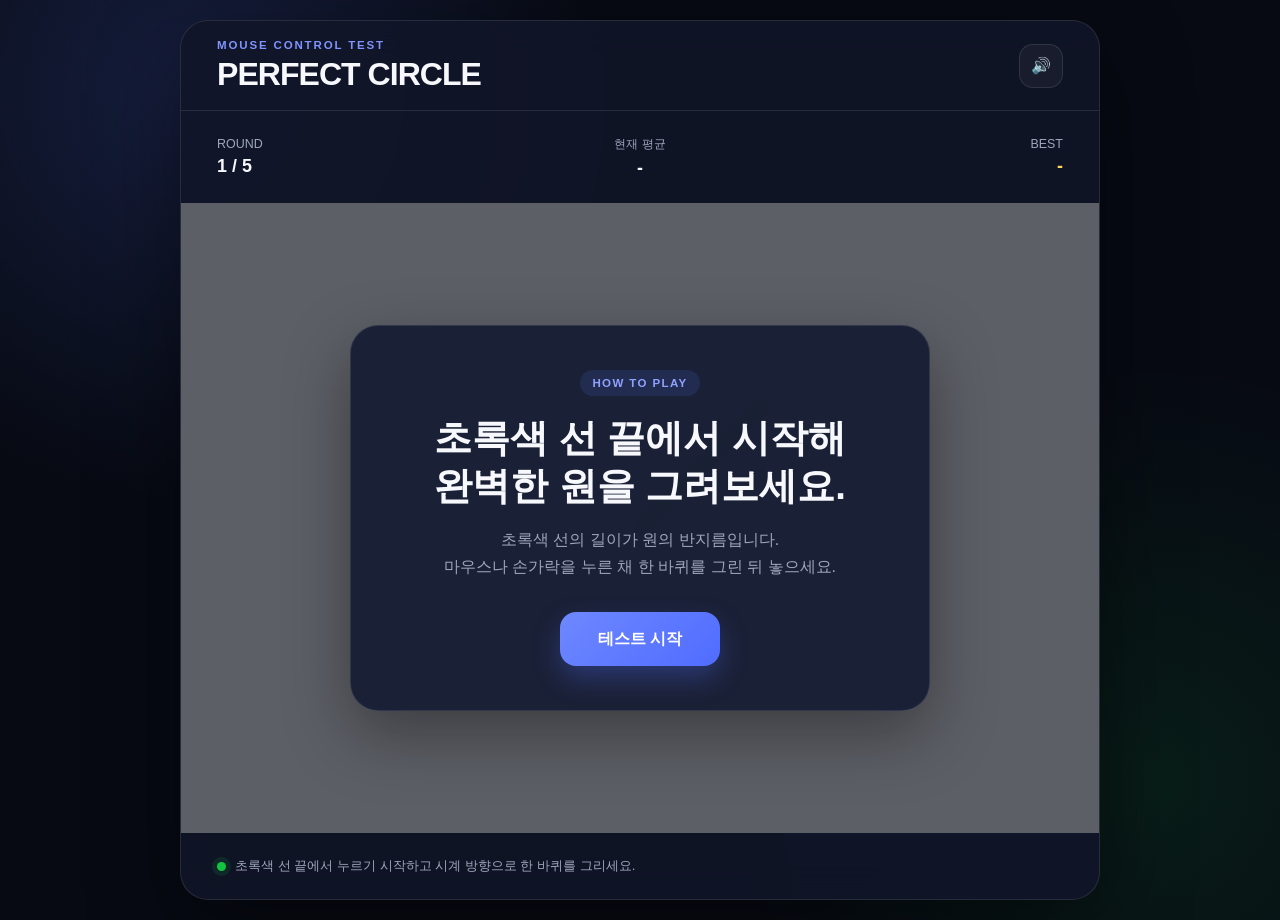
<file: drawcircle-game-html/draw-circle-html-game/index.html>
<!DOCTYPE html>
<html lang="ko">
<head>
  <meta charset="UTF-8">
  <meta name="viewport" content="width=device-width, initial-scale=1, viewport-fit=cover">
  <meta name="theme-color" content="#0b1020">
  <title>Perfect Circle — 원 그리기 테스트</title>
  <link rel="stylesheet" href="./style.css">
</head>
<body>
  <main class="app">
    <section class="game-shell">
      <header class="topbar">
        <div>
          <p class="eyebrow">MOUSE CONTROL TEST</p>
          <h1>PERFECT CIRCLE</h1>
        </div>
        <button id="soundBtn" class="icon-btn" type="button" aria-label="효과음 켜기 또는 끄기">🔊</button>
      </header>

      <section class="statusbar">
        <div class="round-box">
          <span>ROUND</span>
          <strong><b id="roundText">1</b> / 5</strong>
        </div>
        <div class="score-box">
          <span>현재 평균</span>
          <strong id="averageText">-</strong>
        </div>
        <div class="best-box">
          <span>BEST</span>
          <strong id="bestText">-</strong>
        </div>
      </section>

      <section class="canvas-area">
        <canvas id="gameCanvas"></canvas>

        <div id="introOverlay" class="overlay">
          <article class="modal-card intro-card">
            <span class="pill">HOW TO PLAY</span>
            <h2>초록색 선 끝에서 시작해<br>완벽한 원을 그려보세요.</h2>
            <p>
              초록색 선의 길이가 원의 반지름입니다.<br>
              마우스나 손가락을 누른 채 한 바퀴를 그린 뒤 놓으세요.
            </p>
            <button id="startBtn" class="primary-btn" type="button">테스트 시작</button>
          </article>
        </div>

        <div id="roundOverlay" class="overlay overlay--light" hidden>
          <article class="modal-card result-card">
            <span class="pill">ROUND SCORE</span>
            <strong id="roundScore" class="huge-score">0.0</strong>
            <p id="roundComment">좋은 출발이에요!</p>
            <div class="metric-grid">
              <div><span>원형 정확도</span><b id="shapeMetric">0</b></div>
              <div><span>완성도</span><b id="closureMetric">0</b></div>
              <div><span>반지름 정확도</span><b id="radiusMetric">0</b></div>
            </div>
            <button id="nextBtn" class="primary-btn" type="button">다음 라운드</button>
          </article>
        </div>

        <div id="finalOverlay" class="overlay" hidden>
          <article class="modal-card final-card">
            <span class="pill">FINAL SCORE</span>
            <p>당신의 원 그리기 점수는</p>
            <strong id="finalScore" class="huge-score">0.0</strong>
            <h2 id="finalGrade">평가중입니다...</h2>
            <p id="recordText" class="record-text"></p>
            <div id="scoreList" class="score-list"></div>
            <div class="button-row">
              <button id="resetBtn" class="secondary-btn" type="button">기록 초기화</button>
              <button id="retryBtn" class="primary-btn" type="button">다시하기</button>
            </div>
          </article>
        </div>
      </section>

      <footer class="hint">
        <span class="hint-dot"></span>
        초록색 선 끝에서 누르기 시작하고 시계 방향으로 한 바퀴를 그리세요.
      </footer>
    </section>
  </main>

  <script src="./script.js"></script>
</body>
</html>
</file>
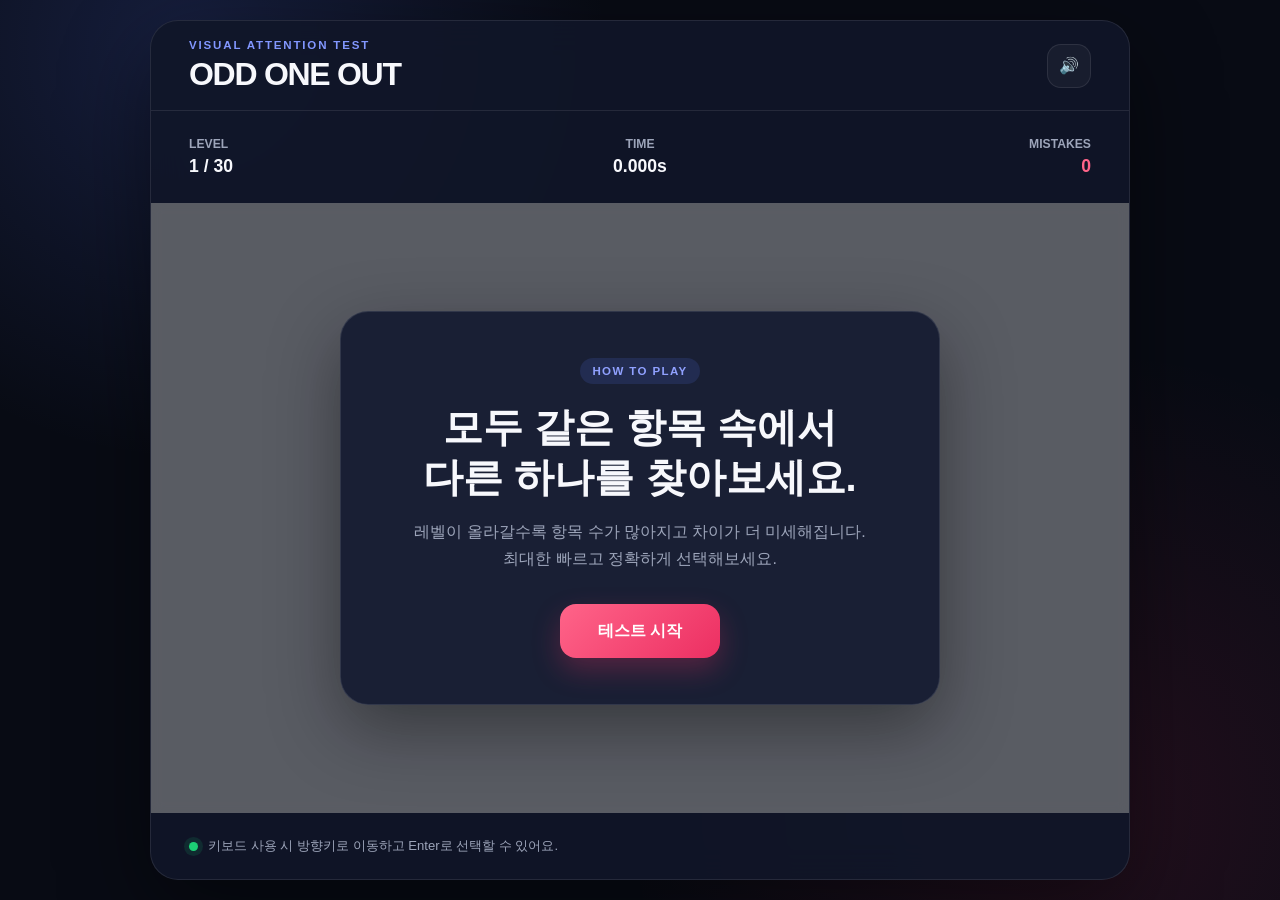
<file: odd-one-out-game-html/odd-one-out-html-game/index.html>
<!DOCTYPE html>
<html lang="ko">
<head>
  <meta charset="UTF-8" />
  <meta name="viewport" content="width=device-width, initial-scale=1, viewport-fit=cover" />
  <meta name="theme-color" content="#0d1020" />
  <title>ODD ONE OUT — 틀린 하나 찾기</title>
  <link rel="stylesheet" href="./style.css" />
</head>
<body>
  <main class="app">
    <section class="game-shell">
      <header class="topbar">
        <div>
          <p class="eyebrow">VISUAL ATTENTION TEST</p>
          <h1>ODD ONE OUT</h1>
        </div>
        <button id="soundBtn" class="icon-btn" type="button" aria-label="효과음 켜기 또는 끄기">🔊</button>
      </header>

      <section class="statusbar">
        <div>
          <span>LEVEL</span>
          <strong><b id="levelText">1</b> / <b id="totalLevelText">30</b></strong>
        </div>
        <div class="center-stat">
          <span>TIME</span>
          <strong id="timeText">0.000s</strong>
        </div>
        <div class="right-stat">
          <span>MISTAKES</span>
          <strong id="mistakeText">0</strong>
        </div>
      </section>

      <section class="game-area">
        <div id="grid" class="symbol-grid" aria-label="다른 하나를 찾는 게임판"></div>

        <div id="introOverlay" class="overlay">
          <article class="modal-card intro-card">
            <span class="pill">HOW TO PLAY</span>
            <h2>모두 같은 항목 속에서<br>다른 하나를 찾아보세요.</h2>
            <p>
              레벨이 올라갈수록 항목 수가 많아지고 차이가 더 미세해집니다.<br>
              최대한 빠르고 정확하게 선택해보세요.
            </p>
            <button id="startBtn" class="primary-btn" type="button">테스트 시작</button>
          </article>
        </div>

        <div id="levelOverlay" class="overlay overlay--clear" hidden>
          <article class="modal-card level-card">
            <span class="pill">LEVEL CLEAR</span>
            <strong id="levelScore" class="huge-number">1.284s</strong>
            <p id="levelMessage">정확하게 찾았어요!</p>
            <button id="nextBtn" class="primary-btn" type="button">다음 레벨</button>
          </article>
        </div>

        <div id="finalOverlay" class="overlay" hidden>
          <article class="modal-card final-card">
            <span class="pill">FINAL RESULT</span>
            <p>당신의 틀린 하나 찾기 기록은</p>
            <strong id="finalTime" class="huge-number">0.000s</strong>
            <h2 id="gradeText">집중력 분석 중</h2>
            <p id="finalMessage" class="final-message"></p>

            <div class="summary-grid">
              <div><span>총 시간</span><b id="summaryTime">0.0초</b></div>
              <div><span>실수</span><b id="summaryMistakes">0회</b></div>
              <div><span>정확도</span><b id="summaryAccuracy">100%</b></div>
              <div><span>최고 기록</span><b id="summaryBest">-</b></div>
            </div>

            <div class="button-row">
              <button id="resetBestBtn" class="secondary-btn" type="button">기록 초기화</button>
              <button id="retryBtn" class="primary-btn" type="button">다시 도전</button>
            </div>
          </article>
        </div>
      </section>

      <footer class="hint">
        <span class="hint-dot"></span>
        키보드 사용 시 방향키로 이동하고 Enter로 선택할 수 있어요.
      </footer>
    </section>
  </main>

  <script src="./script.js"></script>
</body>
</html>
</file>
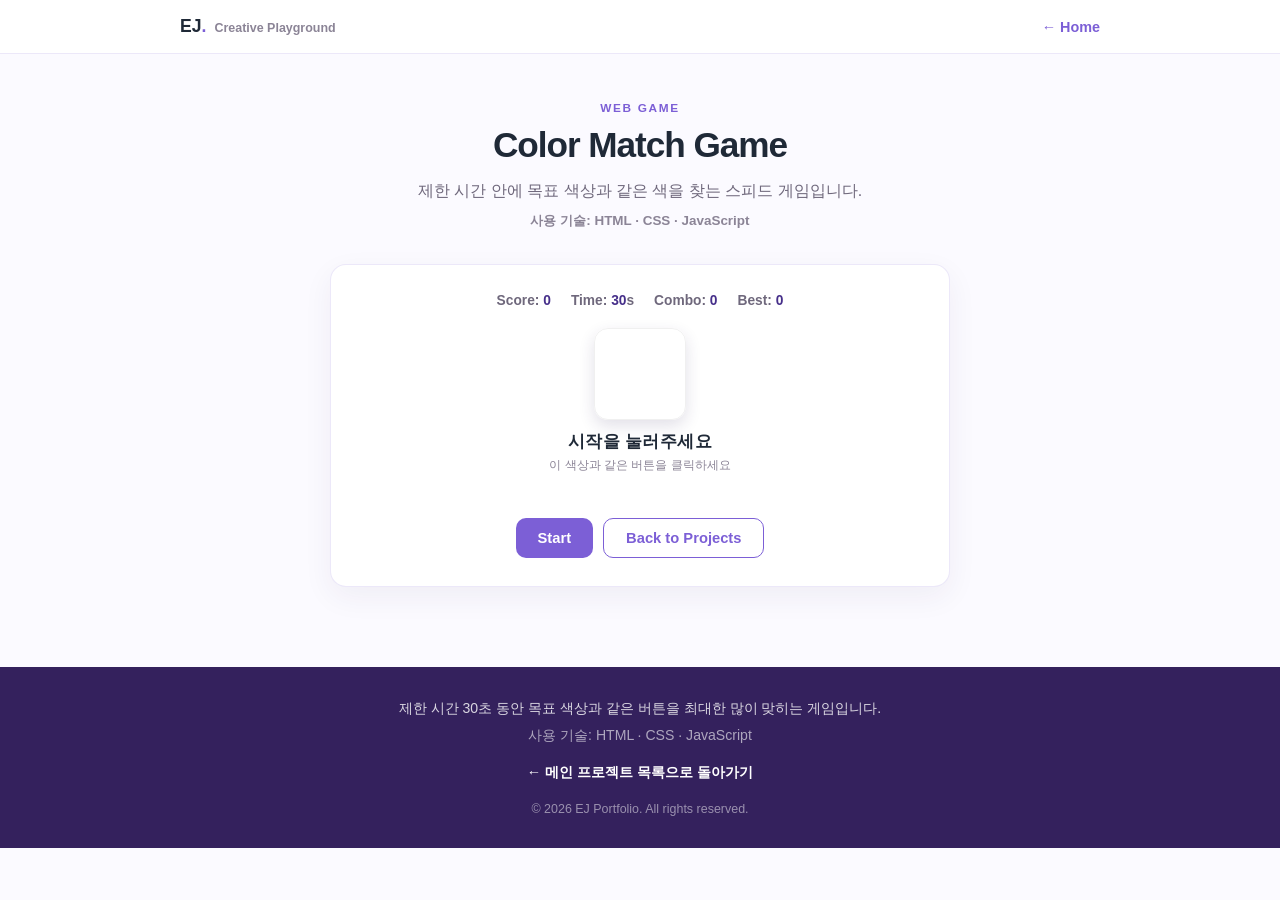
<file: color-match.html>
<!DOCTYPE html>
<html lang="ko">
<head>
  <meta charset="UTF-8">
  <meta name="viewport" content="width=device-width, initial-scale=1">
  <title>Color Match Game | EJ Creative Playground</title>

  <link rel="icon" type="image/svg+xml" href="./image/EJ_favicon.svg">

  <link rel="stylesheet" href="./css/games-common.css">
  <link rel="stylesheet" href="./css/color-match.css">
</head>
<body class="game-page">

  <header class="game-header">
    <div class="game-container game-header-inner">
      <a class="game-logo" href="./index.html">
        <strong>EJ<span>.</span></strong>
        <span class="game-logo-sub">Creative Playground</span>
      </a>
      <a class="game-home-link" href="./index.html">← Home</a>
    </div>
  </header>

  <main class="game-main">
    <div class="game-container">

      <section class="game-intro">
        <span class="section-label">WEB GAME</span>
        <h1>Color Match Game</h1>
        <p class="game-desc">제한 시간 안에 목표 색상과 같은 색을 찾는 스피드 게임입니다.</p>
        <p class="game-tech">사용 기술: HTML · CSS · JavaScript</p>
      </section>

      <section class="game-stage" aria-label="Color Match Game 실행 영역">
        <div class="game-stats">
          <div>Score: <span id="score">0</span></div>
          <div>Time: <span id="timeLeft">30</span>s</div>
          <div>Combo: <span id="combo">0</span></div>
          <div>Best: <span id="best">0</span></div>
        </div>

        <div class="color-target">
          <div class="color-target-box" id="targetBox"></div>
          <p class="color-target-name" id="targetName">시작을 눌러주세요</p>
          <p class="color-target-hint">이 색상과 같은 버튼을 클릭하세요</p>
        </div>

        <div class="color-options" id="colorOptions"></div>

        <div class="game-controls">
          <button type="button" id="startBtn" class="game-btn" aria-label="게임 시작">Start</button>
          <button type="button" id="restartBtn" class="game-btn game-btn-outline" aria-label="게임 다시 시작" hidden>Restart</button>
          <a href="./index.html#works" class="game-btn game-btn-outline">Back to Projects</a>
        </div>

        <div class="game-result" id="gameResult" hidden>
          <p id="resultText"></p>
        </div>
      </section>

    </div>
  </main>

  <footer class="game-footer">
    <div class="game-container">
      <p>제한 시간 30초 동안 목표 색상과 같은 버튼을 최대한 많이 맞히는 게임입니다.</p>
      <p class="game-footer-tech">사용 기술: HTML · CSS · JavaScript</p>
      <a href="./index.html#works" class="game-footer-link">← 메인 프로젝트 목록으로 돌아가기</a>
      <small>© 2026 EJ Portfolio. All rights reserved.</small>
    </div>
  </footer>

  <script src="./js/color-match.js"></script>
</body>
</html>
</file>
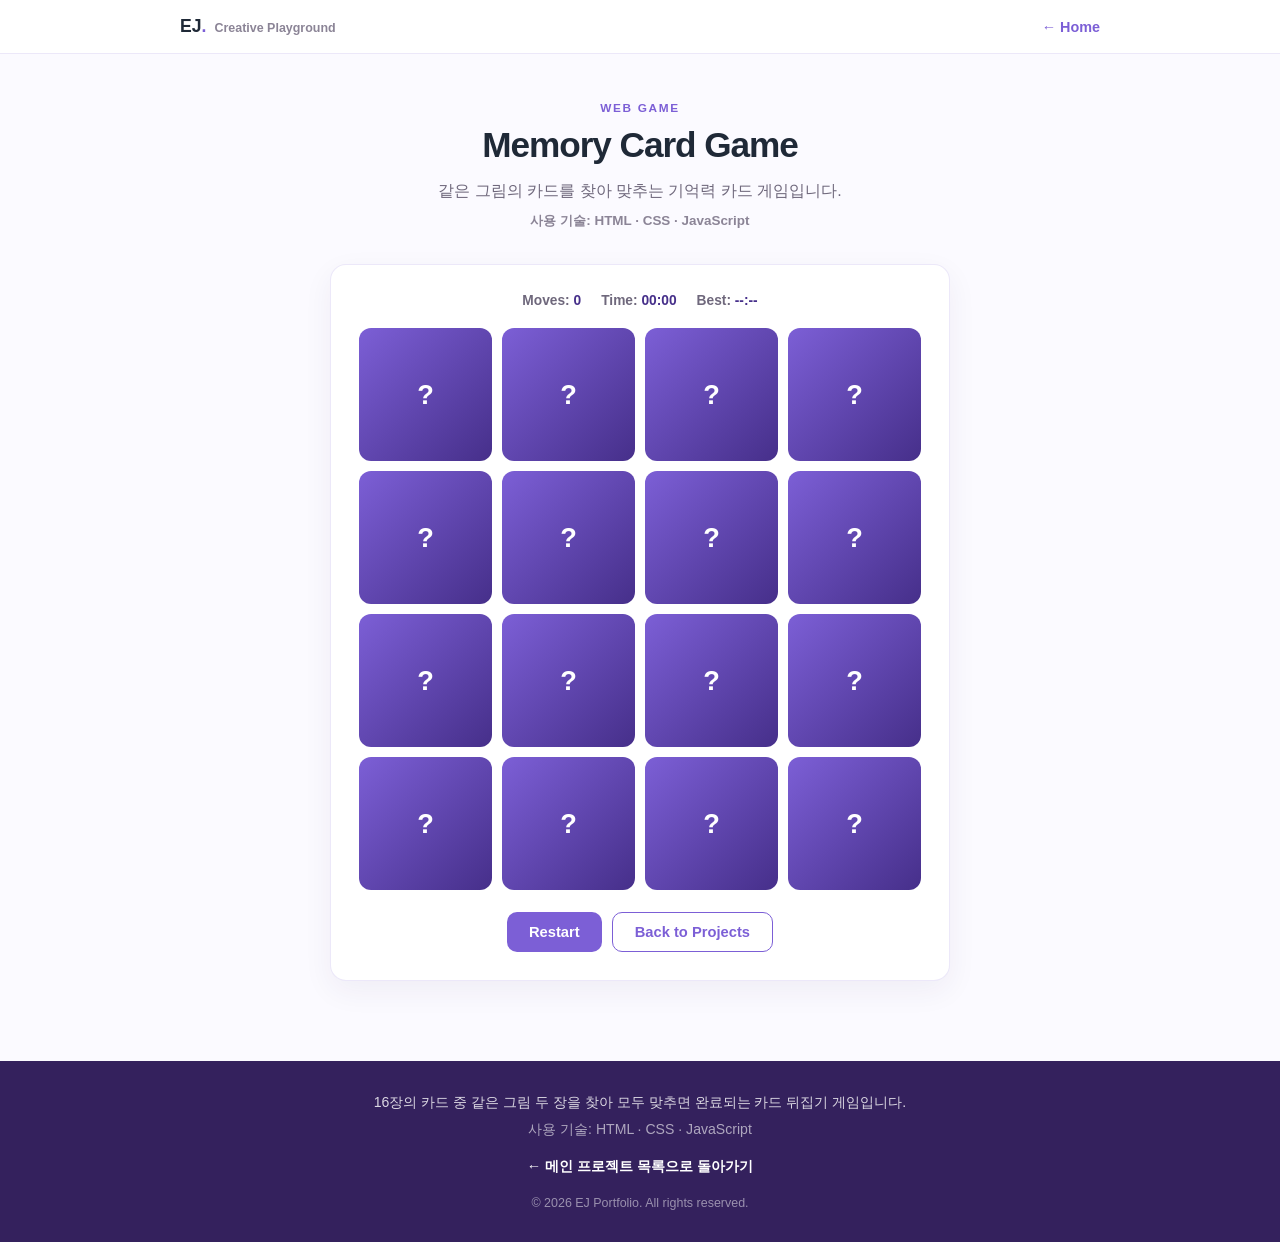
<file: memory-game.html>
<!DOCTYPE html>
<html lang="ko">
<head>
  <meta charset="UTF-8">
  <meta name="viewport" content="width=device-width, initial-scale=1">
  <title>Memory Card Game | EJ Creative Playground</title>

  <link rel="icon" type="image/svg+xml" href="./image/EJ_favicon.svg">

  <link rel="stylesheet" href="./css/games-common.css">
  <link rel="stylesheet" href="./css/memory-game.css">
</head>
<body class="game-page">

  <header class="game-header">
    <div class="game-container game-header-inner">
      <a class="game-logo" href="./index.html">
        <strong>EJ<span>.</span></strong>
        <span class="game-logo-sub">Creative Playground</span>
      </a>
      <a class="game-home-link" href="./index.html">← Home</a>
    </div>
  </header>

  <main class="game-main">
    <div class="game-container">

      <section class="game-intro">
        <span class="section-label">WEB GAME</span>
        <h1>Memory Card Game</h1>
        <p class="game-desc">같은 그림의 카드를 찾아 맞추는 기억력 카드 게임입니다.</p>
        <p class="game-tech">사용 기술: HTML · CSS · JavaScript</p>
      </section>

      <section class="game-stage" aria-label="Memory Card Game 실행 영역">
        <div class="game-stats">
          <div>Moves: <span id="moves">0</span></div>
          <div>Time: <span id="timer">00:00</span></div>
          <div>Best: <span id="best">--:--</span></div>
        </div>

        <div class="memory-grid" id="memoryGrid"></div>

        <div class="game-controls">
          <button type="button" id="restartBtn" class="game-btn" aria-label="게임 다시 시작">Restart</button>
          <a href="./index.html#works" class="game-btn game-btn-outline">Back to Projects</a>
        </div>

        <div class="game-result" id="gameResult" hidden>
          <p id="resultText"></p>
        </div>
      </section>

    </div>
  </main>

  <footer class="game-footer">
    <div class="game-container">
      <p>16장의 카드 중 같은 그림 두 장을 찾아 모두 맞추면 완료되는 카드 뒤집기 게임입니다.</p>
      <p class="game-footer-tech">사용 기술: HTML · CSS · JavaScript</p>
      <a href="./index.html#works" class="game-footer-link">← 메인 프로젝트 목록으로 돌아가기</a>
      <small>© 2026 EJ Portfolio. All rights reserved.</small>
    </div>
  </footer>

  <script src="./js/memory-game.js"></script>
</body>
</html>
</file>
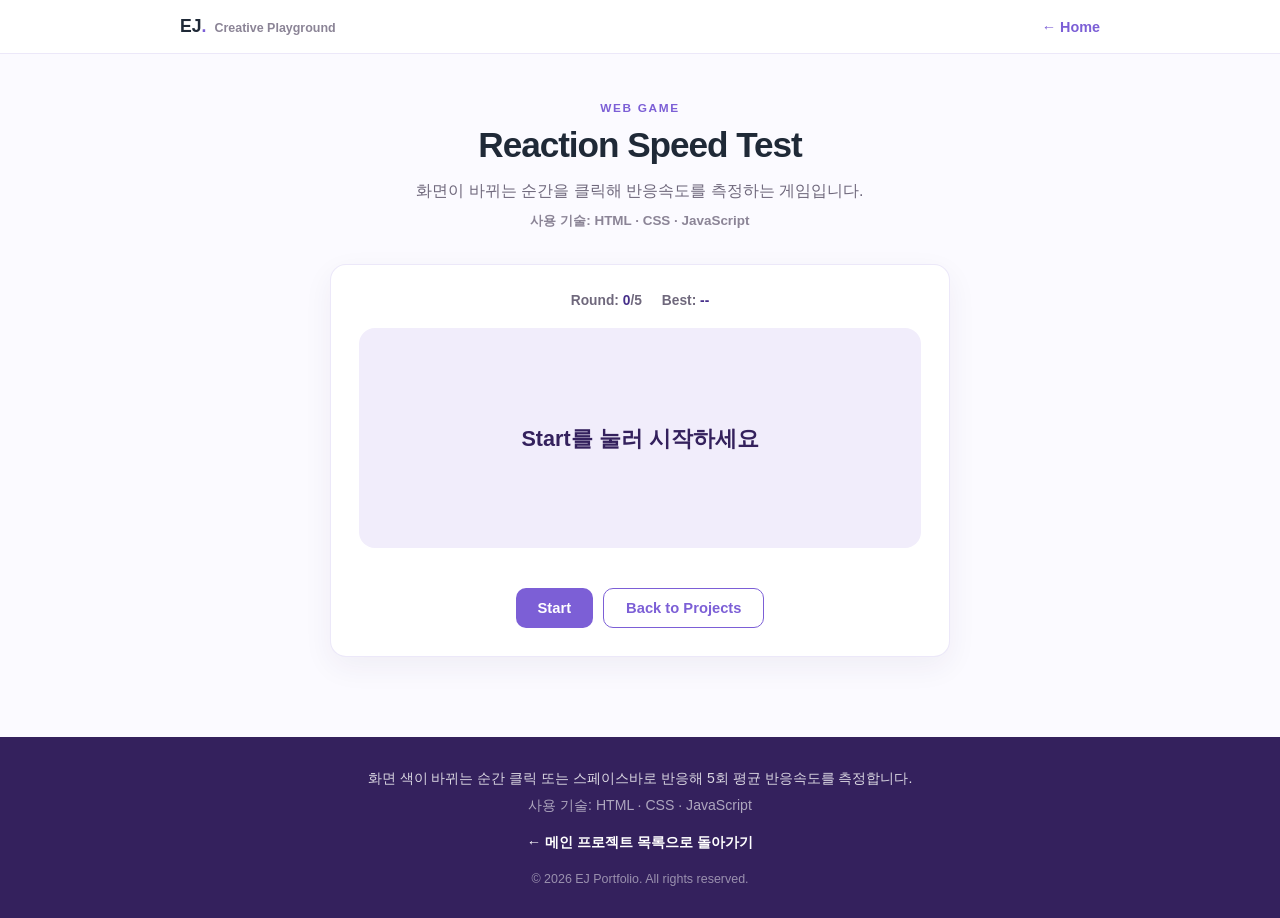
<file: reaction-test.html>
<!DOCTYPE html>
<html lang="ko">
<head>
  <meta charset="UTF-8">
  <meta name="viewport" content="width=device-width, initial-scale=1">
  <title>Reaction Speed Test | EJ Creative Playground</title>

  <link rel="icon" type="image/svg+xml" href="./image/EJ_favicon.svg">

  <link rel="stylesheet" href="./css/games-common.css">
  <link rel="stylesheet" href="./css/reaction-test.css">
</head>
<body class="game-page">

  <header class="game-header">
    <div class="game-container game-header-inner">
      <a class="game-logo" href="./index.html">
        <strong>EJ<span>.</span></strong>
        <span class="game-logo-sub">Creative Playground</span>
      </a>
      <a class="game-home-link" href="./index.html">← Home</a>
    </div>
  </header>

  <main class="game-main">
    <div class="game-container">

      <section class="game-intro">
        <span class="section-label">WEB GAME</span>
        <h1>Reaction Speed Test</h1>
        <p class="game-desc">화면이 바뀌는 순간을 클릭해 반응속도를 측정하는 게임입니다.</p>
        <p class="game-tech">사용 기술: HTML · CSS · JavaScript</p>
      </section>

      <section class="game-stage" aria-label="Reaction Speed Test 실행 영역">
        <div class="game-stats">
          <div>Round: <span id="roundNum">0</span>/5</div>
          <div>Best: <span id="best">--</span></div>
        </div>

        <div class="reaction-area state-idle" id="reactionArea" tabindex="0" role="button"
          aria-label="반응속도 테스트 영역, 클릭 또는 스페이스바로 반응">
          <p class="reaction-msg" id="reactionMsg" aria-live="polite">Start를 눌러 시작하세요</p>
        </div>

        <ul class="reaction-history" id="reactionHistory"></ul>

        <div class="game-controls">
          <button type="button" id="startBtn" class="game-btn" aria-label="게임 시작">Start</button>
          <button type="button" id="restartBtn" class="game-btn game-btn-outline" aria-label="게임 다시 시작" hidden>Restart</button>
          <a href="./index.html#works" class="game-btn game-btn-outline">Back to Projects</a>
        </div>

        <div class="game-result" id="gameResult" hidden>
          <p id="resultText"></p>
        </div>
      </section>

    </div>
  </main>

  <footer class="game-footer">
    <div class="game-container">
      <p>화면 색이 바뀌는 순간 클릭 또는 스페이스바로 반응해 5회 평균 반응속도를 측정합니다.</p>
      <p class="game-footer-tech">사용 기술: HTML · CSS · JavaScript</p>
      <a href="./index.html#works" class="game-footer-link">← 메인 프로젝트 목록으로 돌아가기</a>
      <small>© 2026 EJ Portfolio. All rights reserved.</small>
    </div>
  </footer>

  <script src="./js/reaction-test.js"></script>
</body>
</html>
</file>
<file: drawcircle-game-html/draw-circle-html-game/style.css>
* { box-sizing: border-box; }

:root {
  --bg: #070a13;
  --panel: #111628;
  --panel2: #181e34;
  --text: #f7f8fc;
  --muted: #9ea6bc;
  --green: #14c541;
  --red: #ff3c4f;
  --blue: #5977ff;
  --yellow: #ffd65a;
  --line: rgba(255,255,255,.1);
}

html, body {
  margin: 0;
  min-height: 100%;
}

body {
  font-family: Pretendard, -apple-system, BlinkMacSystemFont, "Segoe UI", sans-serif;
  color: var(--text);
  background:
    radial-gradient(circle at 15% 10%, rgba(89,119,255,.18), transparent 30%),
    radial-gradient(circle at 90% 85%, rgba(20,197,65,.10), transparent 30%),
    var(--bg);
  overscroll-behavior: none;
}

button { font: inherit; }

.app {
  min-height: 100dvh;
  display: grid;
  place-items: center;
  padding: 20px;
}

.game-shell {
  width: min(920px, 100%);
  overflow: hidden;
  border: 1px solid var(--line);
  border-radius: 28px;
  background: rgba(17,22,40,.9);
  box-shadow: 0 30px 90px rgba(0,0,0,.45);
  backdrop-filter: blur(18px);
}

.topbar {
  min-height: 90px;
  padding: 0 clamp(18px,4vw,36px);
  display: flex;
  align-items: center;
  justify-content: space-between;
  border-bottom: 1px solid var(--line);
}

.eyebrow {
  margin: 0 0 5px;
  color: #7f94ff;
  font-size: .72rem;
  font-weight: 800;
  letter-spacing: .16em;
}

h1 {
  margin: 0;
  font-size: clamp(1.35rem,4vw,2rem);
  letter-spacing: -.03em;
}

.icon-btn {
  width: 44px; height: 44px;
  border: 1px solid var(--line);
  border-radius: 14px;
  color: white;
  background: rgba(255,255,255,.04);
  cursor: pointer;
}

.statusbar {
  min-height: 92px;
  padding: 0 clamp(18px,4vw,36px);
  display: grid;
  grid-template-columns: repeat(3,1fr);
  align-items: center;
  gap: 12px;
}

.statusbar > div { min-width: 0; }
.statusbar span {
  display: block;
  color: var(--muted);
  font-size: .78rem;
}
.statusbar strong {
  display: block;
  margin-top: 5px;
  font-size: 1.12rem;
}
.score-box { text-align: center; }
.best-box { text-align: right; }
.best-box strong { color: var(--yellow); }

.canvas-area {
  position: relative;
  height: min(660px, 70dvh);
  min-height: 460px;
  background: #f5f6f8;
  touch-action: none;
}

canvas {
  display: block;
  width: 100%;
  height: 100%;
  cursor: crosshair;
  touch-action: none;
  user-select: none;
}

.overlay {
  position: absolute;
  inset: 0;
  display: grid;
  place-items: center;
  padding: 20px;
  background: rgba(7,10,19,.64);
  backdrop-filter: blur(5px);
}
.overlay[hidden] { display:none; }
.overlay--light { background: rgba(7,10,19,.48); }

.modal-card {
  width: min(580px,100%);
  padding: clamp(26px,5vw,44px);
  border: 1px solid rgba(255,255,255,.11);
  border-radius: 28px;
  background: rgba(24,30,52,.97);
  box-shadow: 0 24px 65px rgba(0,0,0,.36);
  text-align: center;
}

.pill {
  display: inline-flex;
  padding: 7px 12px;
  border-radius: 999px;
  color: #8fa1ff;
  background: rgba(89,119,255,.14);
  font-size: .72rem;
  font-weight: 800;
  letter-spacing: .12em;
}

.intro-card h2 {
  margin: 18px 0 12px;
  font-size: clamp(1.6rem,4.5vw,2.4rem);
  line-height: 1.25;
}

.modal-card p {
  color: var(--muted);
  line-height: 1.7;
}

.primary-btn, .secondary-btn {
  min-width: 160px;
  min-height: 54px;
  border: 0;
  border-radius: 16px;
  cursor: pointer;
  font-weight: 800;
}
.primary-btn {
  margin-top: 16px;
  color: white;
  background: linear-gradient(135deg,#6e88ff,#506cff);
  box-shadow: 0 12px 28px rgba(80,108,255,.3);
}
.secondary-btn {
  color: #eef0f7;
  background: #343a51;
}

.huge-score {
  display: block;
  margin: 14px 0 4px;
  font-size: clamp(4rem,14vw,7.8rem);
  line-height: 1;
  color: var(--yellow);
  font-variant-numeric: tabular-nums;
}

.metric-grid {
  display: grid;
  grid-template-columns: repeat(3,1fr);
  gap: 10px;
  margin-top: 22px;
}
.metric-grid div {
  padding: 14px 8px;
  border-radius: 16px;
  background: rgba(255,255,255,.05);
}
.metric-grid span {
  display:block;
  color: var(--muted);
  font-size:.72rem;
}
.metric-grid b {
  display:block;
  margin-top:6px;
  font-size:1.15rem;
}

.final-card h2 { margin: 14px 0 6px; }
.record-text { min-height: 28px; color: var(--yellow)!important; font-weight:800; }

.score-list {
  display:flex;
  justify-content:center;
  flex-wrap:wrap;
  gap:8px;
  margin:20px 0;
}
.score-chip {
  min-width:58px;
  padding:10px;
  border-radius:12px;
  color:#dfe3f1;
  background:rgba(255,255,255,.06);
  font-weight:700;
}

.button-row {
  display:flex;
  justify-content:center;
  gap:12px;
}
.button-row .primary-btn { margin-top:0; }

.hint {
  min-height: 66px;
  padding: 0 clamp(18px,4vw,36px);
  display:flex;
  align-items:center;
  color:var(--muted);
  font-size:.82rem;
}
.hint-dot {
  width:9px; height:9px;
  margin-right:9px;
  border-radius:50%;
  background:var(--green);
  box-shadow:0 0 0 5px rgba(20,197,65,.12);
}

@media (max-width:640px) {
  .app { padding:0; }
  .game-shell {
    min-height:100dvh;
    border:0;
    border-radius:0;
  }
  .canvas-area {
    height:calc(100dvh - 248px);
    min-height:470px;
  }
  .statusbar { min-height:78px; }
  .metric-grid { grid-template-columns:1fr; }
  .button-row { flex-direction:column; }
  .button-row button { width:100%; }
}
</file>
<file: odd-one-out-game-html/odd-one-out-html-game/style.css>
* { box-sizing: border-box; }

:root {
  --bg: #080b14;
  --panel: #111629;
  --panel2: #1a2037;
  --text: #f7f8fc;
  --muted: #9da5ba;
  --accent: #ec2f62;
  --accent2: #ff6489;
  --blue: #5978ff;
  --green: #1ccf75;
  --yellow: #ffd765;
  --line: rgba(255,255,255,.09);
}

html, body {
  min-height: 100%;
  margin: 0;
}

body {
  font-family: Pretendard, -apple-system, BlinkMacSystemFont, "Segoe UI", sans-serif;
  color: var(--text);
  background:
    radial-gradient(circle at 15% 5%, rgba(89,120,255,.18), transparent 30%),
    radial-gradient(circle at 85% 90%, rgba(236,47,98,.12), transparent 34%),
    var(--bg);
}

button { font: inherit; }

.app {
  min-height: 100dvh;
  display: grid;
  place-items: center;
  padding: 20px;
}

.game-shell {
  width: min(980px,100%);
  overflow: hidden;
  border: 1px solid var(--line);
  border-radius: 28px;
  background: rgba(17,22,41,.92);
  box-shadow: 0 30px 90px rgba(0,0,0,.45);
  backdrop-filter: blur(18px);
}

.topbar {
  min-height: 90px;
  padding: 0 clamp(18px,4vw,38px);
  display: flex;
  align-items: center;
  justify-content: space-between;
  border-bottom: 1px solid var(--line);
}

.eyebrow {
  margin: 0 0 5px;
  color: #8297ff;
  font-size: .72rem;
  font-weight: 800;
  letter-spacing: .16em;
}

h1 {
  margin: 0;
  font-size: clamp(1.3rem,4vw,2rem);
  letter-spacing: -.04em;
}

.icon-btn {
  width: 44px;
  height: 44px;
  border: 1px solid var(--line);
  border-radius: 14px;
  color: white;
  background: rgba(255,255,255,.04);
  cursor: pointer;
}

.statusbar {
  min-height: 92px;
  padding: 0 clamp(18px,4vw,38px);
  display: grid;
  grid-template-columns: repeat(3,1fr);
  align-items: center;
  gap: 12px;
}

.statusbar span {
  display: block;
  color: var(--muted);
  font-size: .76rem;
  font-weight: 700;
}

.statusbar strong {
  display: block;
  margin-top: 5px;
  font-size: 1.1rem;
  font-variant-numeric: tabular-nums;
}

.center-stat { text-align: center; }
.right-stat { text-align: right; }
#mistakeText { color: var(--accent2); }

.game-area {
  position: relative;
  min-height: 610px;
  display: grid;
  place-items: center;
  padding: clamp(18px,4vw,38px);
  background:
    linear-gradient(rgba(255,255,255,.01), rgba(255,255,255,.01)),
    #f4f6fa;
}

.symbol-grid {
  width: min(760px,100%);
  display: grid;
  gap: clamp(5px,1vw,10px);
  align-content: center;
  justify-content: center;
  user-select: none;
}

.symbol {
  display: grid;
  place-items: center;
  aspect-ratio: 1;
  min-width: 0;
  border: 0;
  border-radius: 14px;
  color: #111625;
  background: rgba(255,255,255,.78);
  box-shadow: 0 5px 18px rgba(38,45,70,.08);
  cursor: pointer;
  transition: transform .12s ease, background .12s ease, box-shadow .12s ease;
  font-weight: 800;
  line-height: 1;
  overflow: hidden;
}

.symbol:hover,
.symbol:focus-visible {
  transform: translateY(-2px);
  background: #fff;
  box-shadow: 0 8px 24px rgba(38,45,70,.15);
  outline: 3px solid rgba(89,120,255,.25);
}

.symbol.wrong {
  animation: shake .28s ease;
  background: rgba(236,47,98,.14);
  outline: 3px solid rgba(236,47,98,.3);
}

.symbol.correct {
  background: rgba(28,207,117,.16);
  outline: 3px solid rgba(28,207,117,.35);
}

@keyframes shake {
  0%,100% { transform: translateX(0); }
  30% { transform: translateX(-5px); }
  70% { transform: translateX(5px); }
}

.overlay {
  position: absolute;
  inset: 0;
  display: grid;
  place-items: center;
  padding: 20px;
  background: rgba(7,10,19,.65);
  backdrop-filter: blur(6px);
}

.overlay[hidden] { display: none; }
.overlay--clear { background: rgba(7,10,19,.5); }

.modal-card {
  width: min(600px,100%);
  padding: clamp(26px,5vw,46px);
  border: 1px solid rgba(255,255,255,.11);
  border-radius: 28px;
  background: rgba(24,30,52,.98);
  box-shadow: 0 24px 70px rgba(0,0,0,.4);
  text-align: center;
}

.pill {
  display: inline-flex;
  padding: 7px 12px;
  border-radius: 999px;
  color: #90a1ff;
  background: rgba(89,120,255,.14);
  font-size: .72rem;
  font-weight: 800;
  letter-spacing: .12em;
}

.intro-card h2 {
  margin: 18px 0 12px;
  font-size: clamp(1.65rem,4.5vw,2.5rem);
  line-height: 1.25;
}

.modal-card p {
  color: var(--muted);
  line-height: 1.7;
}

.primary-btn, .secondary-btn {
  min-width: 160px;
  min-height: 54px;
  border: 0;
  border-radius: 16px;
  cursor: pointer;
  font-weight: 800;
}

.primary-btn {
  margin-top: 16px;
  color: white;
  background: linear-gradient(135deg,var(--accent2),var(--accent));
  box-shadow: 0 12px 28px rgba(236,47,98,.28);
}

.secondary-btn {
  color: #eef0f7;
  background: #343a51;
}

.huge-number {
  display: block;
  margin: 16px 0 6px;
  color: var(--yellow);
  font-size: clamp(3.2rem,12vw,7rem);
  line-height: 1;
  font-variant-numeric: tabular-nums;
}

.final-card h2 {
  margin: 14px 0 4px;
  font-size: clamp(1.8rem,5vw,2.7rem);
}

.final-message {
  min-height: 30px;
}

.summary-grid {
  display: grid;
  grid-template-columns: repeat(4,1fr);
  gap: 10px;
  margin-top: 24px;
}

.summary-grid div {
  padding: 15px 8px;
  border-radius: 16px;
  background: rgba(255,255,255,.05);
}

.summary-grid span {
  display: block;
  color: var(--muted);
  font-size: .72rem;
}

.summary-grid b {
  display: block;
  margin-top: 6px;
  font-size: 1.08rem;
}

.button-row {
  display: flex;
  justify-content: center;
  gap: 12px;
  margin-top: 26px;
}

.button-row .primary-btn { margin-top: 0; }

.hint {
  min-height: 66px;
  padding: 0 clamp(18px,4vw,38px);
  display: flex;
  align-items: center;
  color: var(--muted);
  font-size: .82rem;
}

.hint-dot {
  width: 9px;
  height: 9px;
  margin-right: 10px;
  border-radius: 50%;
  background: var(--green);
  box-shadow: 0 0 0 5px rgba(28,207,117,.12);
}

@media (max-width: 720px) {
  .app { padding: 0; }
  .game-shell {
    min-height: 100dvh;
    border: 0;
    border-radius: 0;
  }
  .statusbar { min-height: 78px; }
  .game-area {
    min-height: calc(100dvh - 234px);
    padding: 14px;
  }
  .symbol { border-radius: 9px; }
  .summary-grid { grid-template-columns: repeat(2,1fr); }
  .button-row { flex-direction: column; }
  .button-row button { width: 100%; }
}
</file>
<file: css/games-common.css>
/* ============================================
   Creative Playground - Games Common
   Memory / Color Match / Reaction 3개 게임 페이지가
   공유하는 헤더, 푸터, 스테이지, 버튼 스타일
   ============================================ */

:root {
  --purple-main:  #7C5FD6;
  --purple-mid:   #462F8A;
  --purple-dark:  #34215D;
  --purple-light: #F1EDFB;
  --text-dark:    #1F2937;
}

* {
  box-sizing: border-box;
}

body.game-page {
  margin: 0;
  font-family: "Pretendard", "Apple SD Gothic Neo", "Malgun Gothic", sans-serif;
  color: var(--text-dark);
  background: #FBFAFF;
}

.game-container {
  max-width: 960px;
  margin: 0 auto;
  padding: 0 20px;
}

/* ===== Header ===== */
.game-header {
  padding: 16px 0;
  border-bottom: 1px solid rgba(124, 95, 214, 0.14);
  background: #fff;
}

.game-header-inner {
  display: flex;
  align-items: center;
  justify-content: space-between;
  gap: 12px;
  flex-wrap: wrap;
}

.game-logo {
  display: flex;
  align-items: baseline;
  gap: 8px;
  text-decoration: none;
  color: var(--text-dark);
}

.game-logo strong {
  font-weight: 900;
  font-size: 1.1rem;
}

.game-logo strong span {
  color: var(--purple-main);
}

.game-logo-sub {
  font-size: 0.78rem;
  font-weight: 600;
  color: #8b8496;
}

.game-home-link {
  text-decoration: none;
  color: var(--purple-main);
  font-weight: 700;
  font-size: 0.9rem;
}

.game-home-link:hover {
  color: var(--purple-mid);
}

/* ===== Intro ===== */
.game-main {
  padding: 44px 0 80px;
}

.game-intro {
  max-width: 640px;
  margin: 0 auto 34px;
  text-align: center;
}

.game-intro .section-label {
  display: inline-block;
  margin-bottom: 10px;
  color: var(--purple-main);
  font-size: 0.74rem;
  font-weight: 800;
  letter-spacing: 0.14em;
}

.game-intro h1 {
  margin: 0 0 12px;
  font-size: clamp(1.6rem, 3.4vw, 2.2rem);
  font-weight: 900;
  letter-spacing: -0.03em;
}

.game-desc {
  margin: 0 0 8px;
  color: #6f687c;
  line-height: 1.7;
}

.game-tech {
  margin: 0;
  color: #8b8496;
  font-size: 0.84rem;
  font-weight: 600;
}

/* ===== Stage ===== */
.game-stage {
  max-width: 620px;
  margin: 0 auto;
  padding: 28px;
  background: #fff;
  border: 1px solid rgba(124, 95, 214, 0.14);
  border-radius: 16px;
  box-shadow: 0 10px 30px rgba(52, 33, 93, 0.06);
}

.game-stats {
  display: flex;
  justify-content: center;
  gap: 20px;
  margin-bottom: 20px;
  font-size: 0.86rem;
  color: #6f687c;
  font-weight: 600;
  flex-wrap: wrap;
}

.game-stats span {
  color: var(--purple-mid);
  font-weight: 800;
}

.game-controls {
  display: flex;
  justify-content: center;
  gap: 10px;
  margin-top: 22px;
  flex-wrap: wrap;
}

.game-btn {
  display: inline-flex;
  align-items: center;
  justify-content: center;
  padding: 11px 22px;
  border-radius: 10px;
  border: none;
  background: var(--purple-main);
  color: #fff;
  font-weight: 700;
  font-size: 0.92rem;
  text-decoration: none;
  cursor: pointer;
  transition: background 0.2s ease;
}

.game-btn:hover {
  background: var(--purple-mid);
  color: #fff;
}

.game-btn-outline {
  background: transparent;
  color: var(--purple-main);
  border: 1.5px solid var(--purple-main);
}

.game-btn-outline:hover {
  background: var(--purple-main);
  color: #fff;
}

/* display:inline-flex 위 규칙이 [hidden]의 UA 기본값(display:none)을 덮어쓰는 것을 방지 */
.game-btn[hidden] {
  display: none;
}

.game-result {
  margin-top: 22px;
  padding: 16px 18px;
  border-radius: 12px;
  background: var(--purple-light);
  text-align: center;
  color: var(--purple-dark);
  font-weight: 700;
  line-height: 1.7;
}

/* ===== Footer ===== */
.game-footer {
  padding: 32px 0;
  background: var(--purple-dark);
  color: rgba(255, 255, 255, 0.82);
  text-align: center;
}

.game-footer p {
  margin: 0 0 8px;
  font-size: 0.88rem;
}

.game-footer-tech {
  color: rgba(255, 255, 255, 0.6);
  font-size: 0.8rem;
}

.game-footer-link {
  display: inline-block;
  margin: 10px 0;
  color: #fff;
  font-weight: 700;
  text-decoration: none;
  font-size: 0.9rem;
}

.game-footer-link:hover {
  color: rgba(255, 255, 255, 0.7);
}

.game-footer small {
  display: block;
  margin-top: 10px;
  color: rgba(255, 255, 255, 0.5);
  font-size: 0.78rem;
}

@media (max-width: 576px) {
  .game-stage {
    padding: 20px 16px;
  }
}
</file>
<file: css/color-match.css>
/* ============================================
   Color Match Game - 전용 스타일
   ============================================ */

.color-target {
  text-align: center;
  margin-bottom: 22px;
}

.color-target-box {
  width: 92px;
  height: 92px;
  margin: 0 auto 10px;
  border-radius: 14px;
  border: 1px solid rgba(0, 0, 0, 0.06);
  box-shadow: 0 6px 16px rgba(52, 33, 93, 0.14);
}

.color-target-name {
  margin: 0;
  font-size: 1.05rem;
  font-weight: 800;
  letter-spacing: 0.02em;
}

.color-target-hint {
  margin: 4px 0 0;
  font-size: 0.78rem;
  color: #8b8496;
}

.color-options {
  display: grid;
  grid-template-columns: repeat(3, 1fr);
  gap: 12px;
}

.color-option {
  min-height: 60px;
  border-radius: 12px;
  border: none;
  cursor: pointer;
  color: #fff;
  font-weight: 800;
  font-size: 0.85rem;
  text-shadow: 0 1px 3px rgba(0, 0, 0, 0.35);
  transition: transform 0.12s ease;
}

.color-option:active {
  transform: scale(0.96);
}

.color-option:focus-visible {
  outline: 3px solid var(--purple-dark);
  outline-offset: 2px;
}

.color-option.correct-flash {
  box-shadow: 0 0 0 3px var(--purple-dark) inset;
}

.color-option.wrong-flash {
  box-shadow: 0 0 0 3px #7A2A22 inset;
}

@media (max-width: 576px) {
  .color-options {
    grid-template-columns: repeat(2, 1fr);
  }

  .color-option {
    min-height: 72px;
  }
}
</file>
<file: css/memory-game.css>
/* ============================================
   Memory Card Game - 전용 스타일
   ============================================ */

.memory-grid {
  display: grid;
  grid-template-columns: repeat(4, 1fr);
  gap: 10px;
}

.memory-card {
  aspect-ratio: 1 / 1;
  border: none;
  background: transparent;
  padding: 0;
  cursor: pointer;
  perspective: 800px;
}

.memory-card:disabled {
  cursor: default;
}

.memory-card:focus-visible .memory-card-inner {
  outline: 2px solid var(--purple-main);
  outline-offset: 3px;
}

.memory-card-inner {
  position: relative;
  display: block;
  width: 100%;
  height: 100%;
  transform-style: preserve-3d;
  transition: transform 0.35s ease;
  border-radius: 12px;
}

.memory-card.flipped .memory-card-inner,
.memory-card.matched .memory-card-inner {
  transform: rotateY(180deg);
}

.memory-card-front,
.memory-card-back {
  position: absolute;
  inset: 0;
  display: flex;
  align-items: center;
  justify-content: center;
  border-radius: 12px;
  backface-visibility: hidden;
  font-size: clamp(1.2rem, 5vw, 1.7rem);
}

.memory-card-front {
  background: linear-gradient(135deg, var(--purple-main), var(--purple-mid));
  color: #fff;
  font-weight: 800;
}

.memory-card-back {
  background: var(--purple-light);
  color: var(--text-dark);
  transform: rotateY(180deg);
}

.memory-card.matched .memory-card-back {
  background: #E3F7EC;
}

@media (max-width: 420px) {
  .memory-grid {
    gap: 7px;
  }
}
</file>
<file: css/reaction-test.css>
/* ============================================
   Reaction Speed Test - 전용 스타일
   ============================================ */

.reaction-area {
  height: 220px;
  border-radius: 16px;
  display: flex;
  align-items: center;
  justify-content: center;
  text-align: center;
  cursor: pointer;
  user-select: none;
  -webkit-user-select: none;
  touch-action: manipulation;
  background: var(--purple-light);
  color: var(--purple-dark);
  transition: background 0.15s ease;
}

.reaction-area:focus-visible {
  outline: 3px solid var(--purple-main);
  outline-offset: 4px;
}

.reaction-area.state-wait {
  background: #EDEAF6;
  color: #6f687c;
}

.reaction-area.state-ready {
  background: #2FA872;
  color: #fff;
}

.reaction-area.state-toosoon {
  background: #C64A3E;
  color: #fff;
}

.reaction-area.state-clicked {
  background: var(--purple-main);
  color: #fff;
}

.reaction-msg {
  margin: 0;
  font-size: 1.35rem;
  font-weight: 900;
  padding: 0 16px;
}

.reaction-history {
  list-style: none;
  display: flex;
  flex-wrap: wrap;
  gap: 8px;
  justify-content: center;
  margin: 18px 0 0;
  padding: 0;
}

.reaction-history li {
  padding: 6px 12px;
  border-radius: 8px;
  background: var(--purple-light);
  color: var(--purple-dark);
  font-size: 0.82rem;
  font-weight: 700;
}

@media (max-width: 576px) {
  .reaction-area {
    height: 260px;
  }
}
</file>
